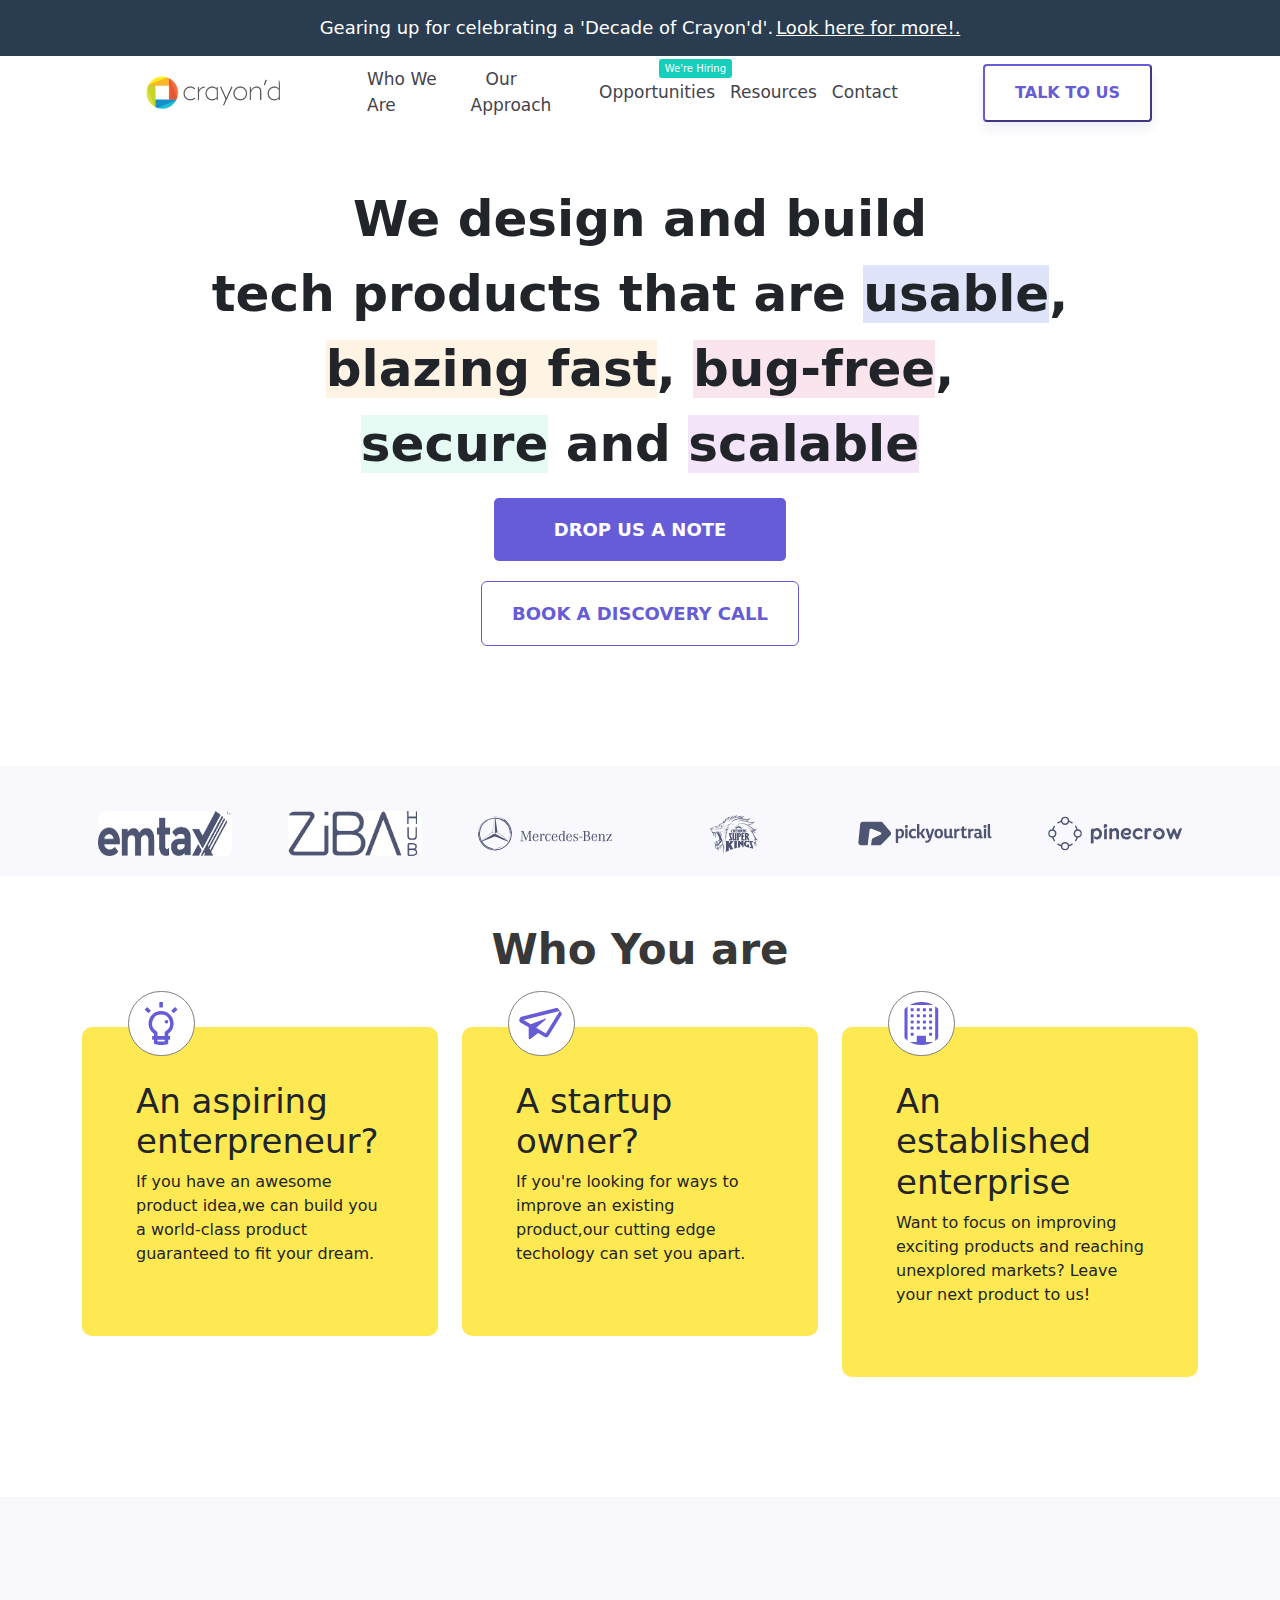
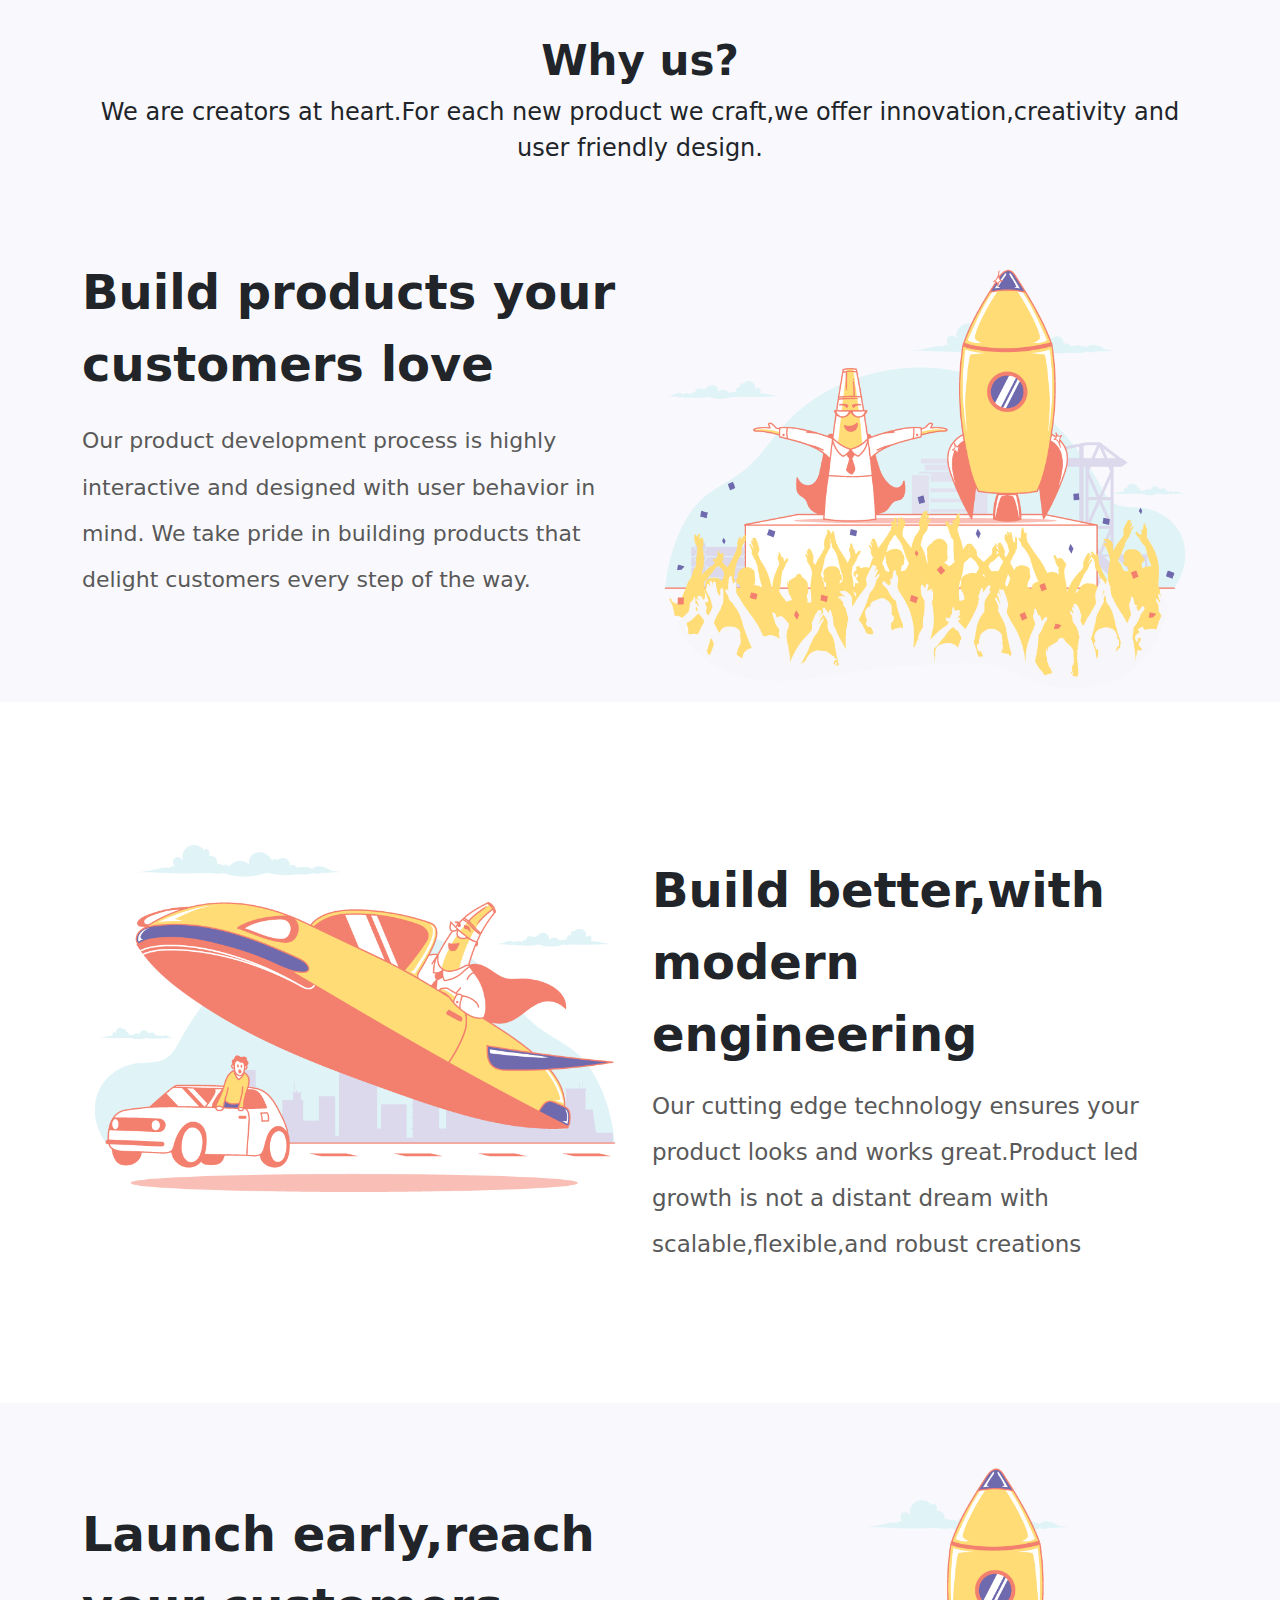
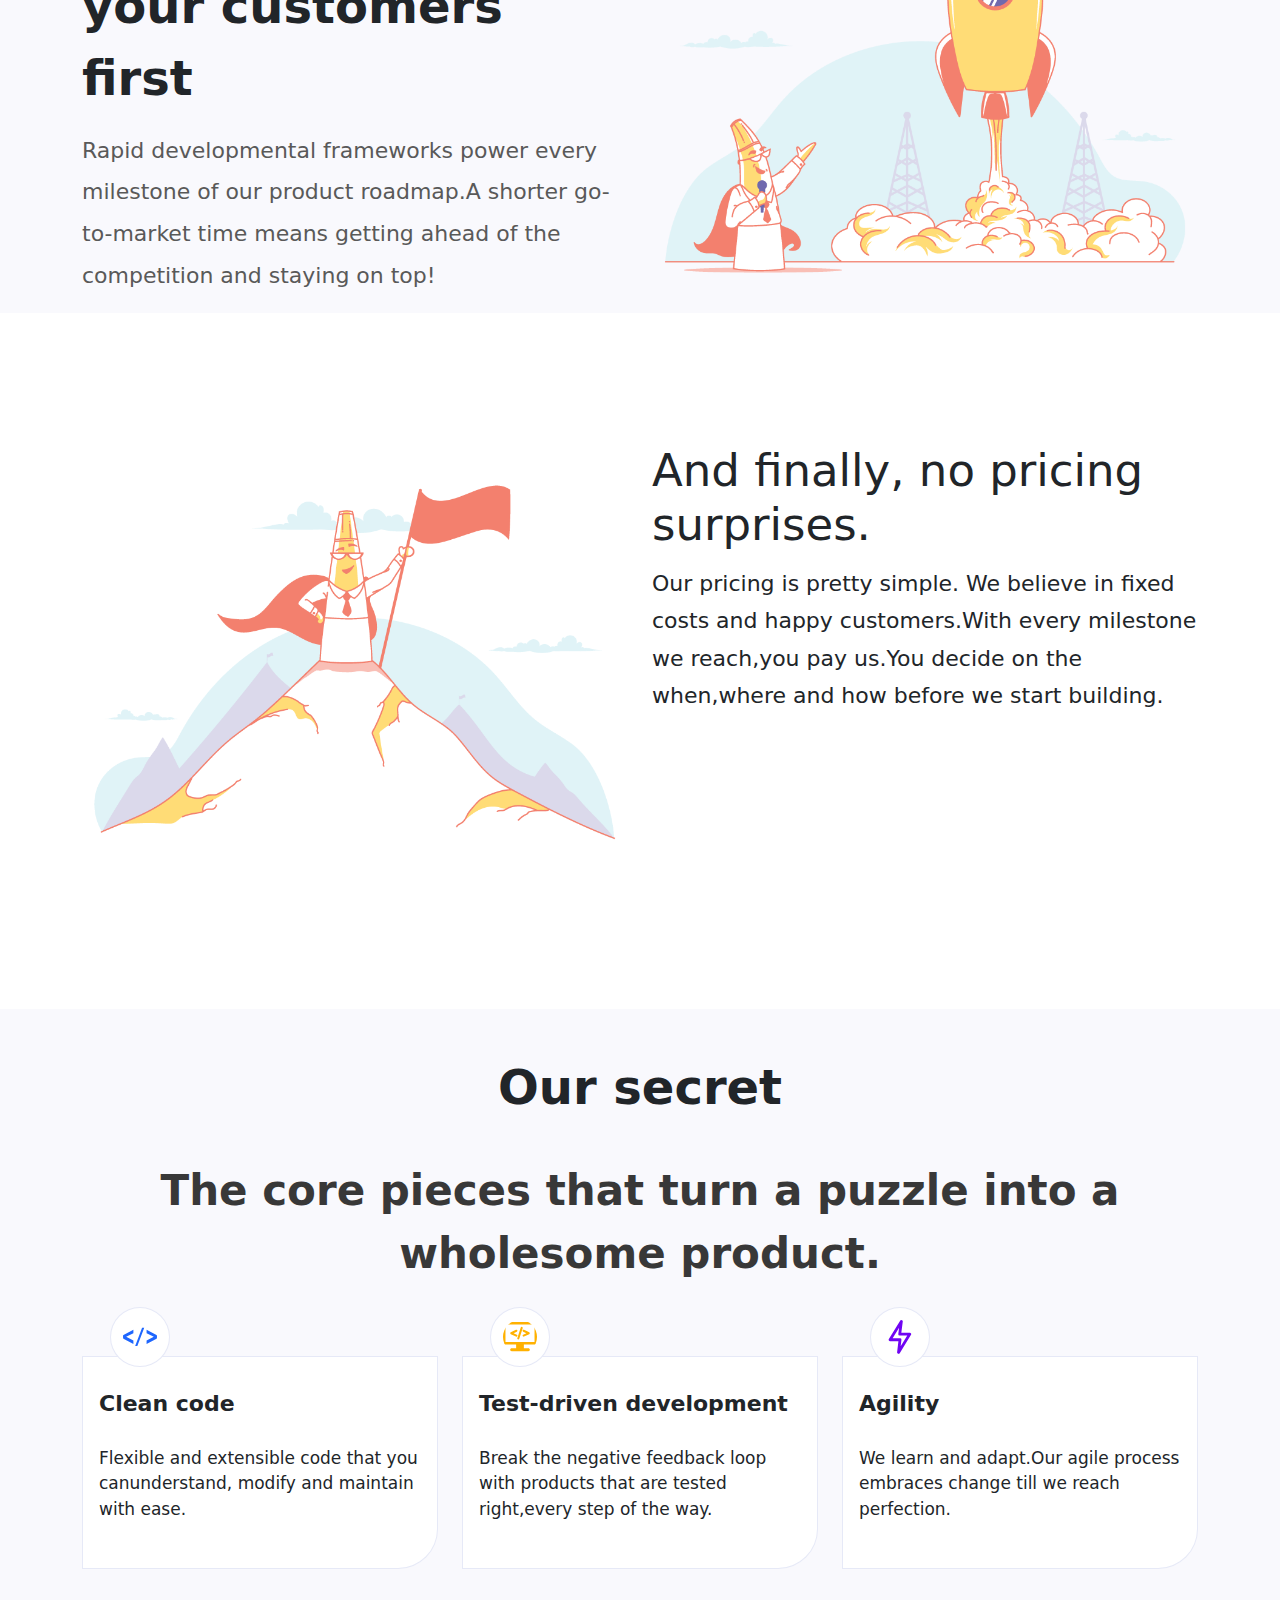
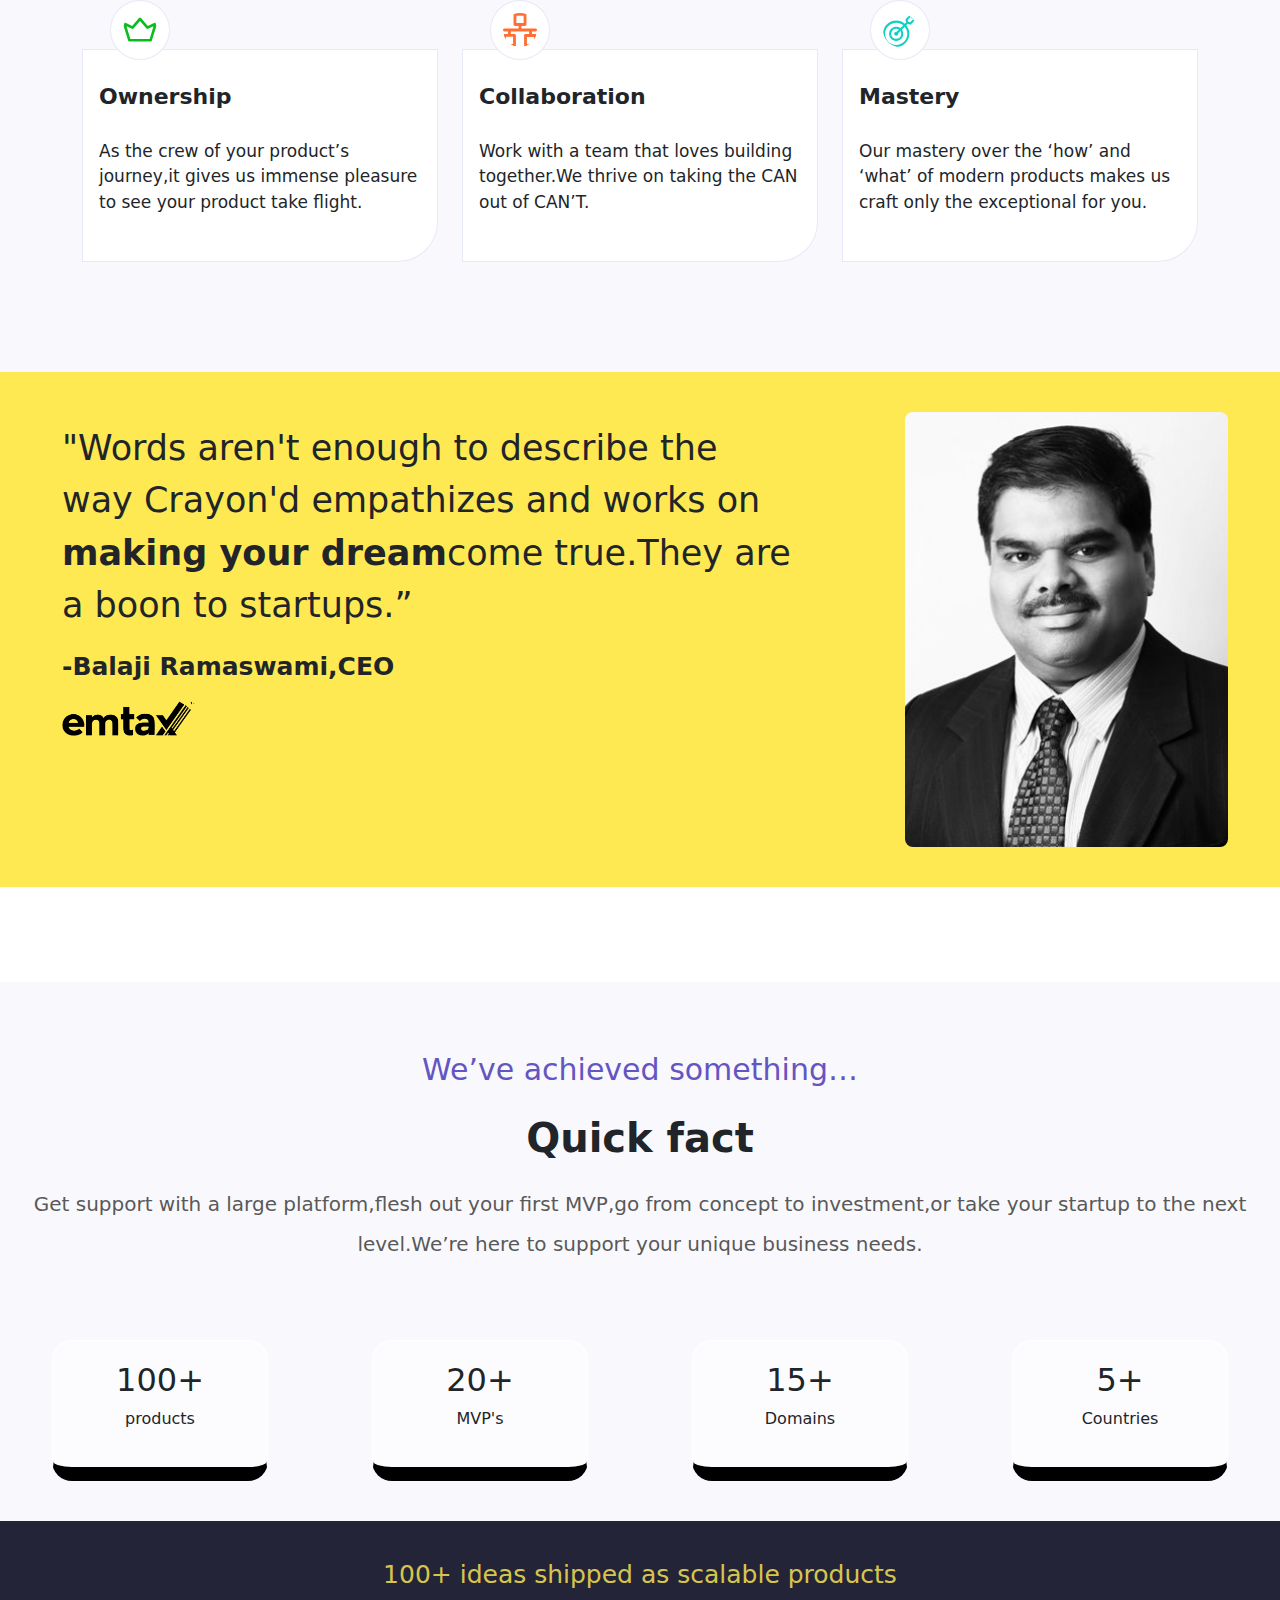
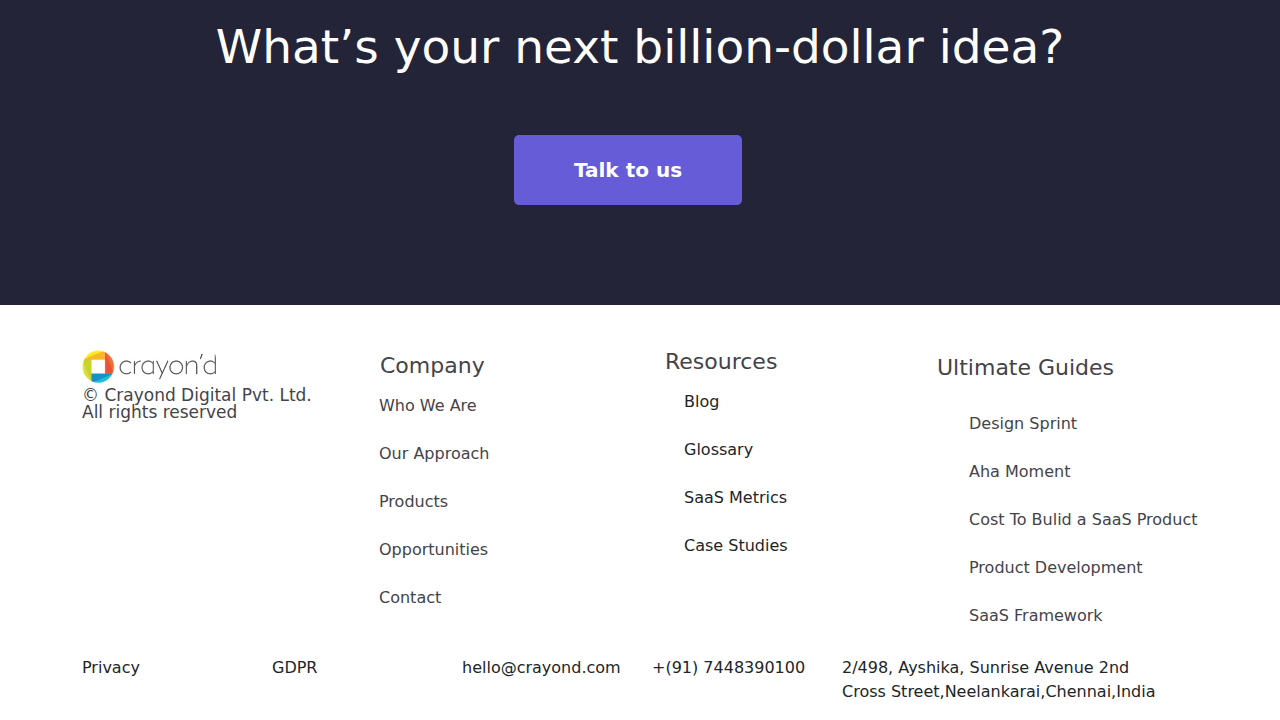
<file: index.html>
<!DOCTYPE html>
<html>

<head>
	<meta charset="utf-8">
	<meta name="viewport" content="width=device-width, initial-scale=1">
	<title>Crayon'd | Breathe Life Into Your
		Product idea crayond.com</title>
	<link rel="stylesheet" type="text/css" href="./css/style.css">
	<link href="https://cdn.jsdelivr.net/npm/bootstrap@5.2.3/dist/css/bootstrap.min.css" rel="stylesheet">
</head>

<body>
	<div class="container-fluid	top-head">
		<div class="row">
			<div class="col-sm-12 col-md-12 col-lg-12">
				<div class="heading">
					<h1>Gearing up for celebrating a 'Decade of Crayon'd'.<span class="look">Look here for more!.</span>
					</h1>
				</div>
			</div>
		</div>
	</div>
	<div class="container">
		<div class="row">
			<div class="col-sm-12 col-md-12 col-lg-3 logo">
				<div class="imageLogo">
					<img src="./img/crayond.jpg">
				</div>
			</div>
			<div class="col-sm-12 col-md-12 col-lg-6 links">
				<div class="pageLink">
					<div class="menu-item"><a href="#">Who We Are</div>
					<div class="menu-item"><a href="#">Our Approach</a></div>
					<div class="top-bottom">
						<div class="first"><a href="#">Opportunities</a></div>
						<div class="second"><a href="#">We're Hiring</a></div>
					</div>
					<div class="menu-item"><a href="#">Resources</a></div>
					<div class="menu-item"><a href="#">Contact</a></div>
				</div>
			</div>
			<div class="col-sm-12 col-md-12 col-lg-3">
				<div class="button-talk">
					<button class="talk-button">TALK TO US</button>
				</div>
			</div>
		</div>

		<div class="row">
			<div class="col-sm-12 col-md-12 col-lg-12">
				<div class="para-container">
					<p>
						We design and build<br>
						tech products that are <sapn class="usable">usable</sapn>,<br>
						<span class="blazingfast">blazing fast</span>, <span class="bugfree">bug-free</span>,<br>
						<span class="secure">secure</span> and <span class="scalable">scalable</span>
					</p>
				</div>
			</div>
		</div>
		<div class="row">
			<div class="col-sm-12 col-md-12 col-lg-12">
				<div class="button-container">
					<div class="note-button">
						<button>DROP US A NOTE</button>
					</div>
					<div class="book-button">
						<button>BOOK A DISCOVERY CALL</button>
					</div>
				</div>
			</div>
		</div>
	</div>
	<div class="container-fluid bg-color-grey">
		<div class="container">
			<div class="row">
				<div class="col-sm-12 col-md-4 col-lg-2">
					<div class="branding-list">
						<img src="./img/emtax.png" alt="emtax logo">
					</div>
				</div>
				<div class="col-sm-12 col-md-4 col-lg-2">
					<div class="branding-list">
						<img src="./img/ziba.png" alt="ziba logo">
					</div>
				</div>
				<div class="col-sm-12 col-md-4 col-lg-2">
					<div class="branding-list">
						<img src="./img/Benz.svg" alt="Benz logo">
					</div>
				</div>
				<div class="col-sm-12 col-md-4 col-lg-2">
					<div class="branding-list">
						<img class="lion" src="./img/csk_logo.svg" alt="csk logo">
					</div>
				</div>
				<div class="col-sm-12 col-md-4 col-lg-2">
					<div class="branding-list">
						<img src="./img/pyt-logo.svg" alt="pyt logo">
					</div>
				</div>
				<div class="col-sm-12 col-md-4 col-lg-2">
					<div class="branding-list">
						<img src="./img/Pinecrow.svg" alt="pinecrow logo">
					</div>
				</div>
			</div>
		</div>
	</div>
	<div class="container main">
		<div class="row">
			<div class="col-sm-12 col-md-12 col-lg-12">
				<div class="text">
					<p> Who You are</p>
				</div>
			</div>
		</div>
		<div class="row">
			<div class="col-sm-12 col-md-4 col-lg-4">
				<div class="aspiring">
					<div class="image">
						<img src="./img/light-bulb.svg">
					</div>
					<div class="card-p">
						<h2>An aspiring enterpreneur?</h2>
						<p>If you have an awesome product idea,we can build you a world-class product guaranteed to fit
							your dream.</p>
					</div>
				</div>
			</div>
			<div class="col-sm-12 col-md-4 col-lg-4">
				<div class="aspiring">
					<div class="image">
						<img src="./img/send-mail.svg">
					</div>
					<div class="card-p">
						<h2>A startup owner?</h2>
						<p>If you're looking for ways to improve an existing product,our cutting edge techology can set
							you apart.</p>
					</div>
				</div>
			</div>
			<div class="col-sm-12 col-md-4 col-lg-4">
				<div class="aspiring">
					<div class="image">
						<img src="./img/building-front.svg">
					</div>
					<div class="card-p">
						<h2>An established enterprise</h2>
						<p>Want to focus on improving exciting products and reaching unexplored markets? Leave your next
							product to us!</p>
					</div>
				</div>
			</div>
		</div>
	</div>
	<div class="container-fluid bg-color-grey">
		<div class="container build">
			<div class="row">
				<div class="col-sm-12 col-md-12 col-lg-12">
					<div class="card2">
						<h2>Why us?</h2>
						<div class="imagee">
							<p>We are creators at heart.For each new product we craft,we offer innovation,creativity and
								user friendly design.</p>
						</div>
					</div>
				</div>
			</div>
			<div class="row">
				<div class="col-sm12 col-md-6 col-lg-6">
					<div class="left-corner">

						<div class="build-product">
							<p>Build products your customers love</p>
						</div>
						<div class="content">
							<p>Our product development process is highly interactive and designed with user behavior in
								mind. We take pride in building
								products that delight customers every step of the way.
							</p>
						</div>
					</div>
				</div>
				<div class="col-sm-12 col-md-6 col-lg-6">
					<div class="rocket">
						<div class="right-corner">
							<div class="right-image1">
								<img src="./img/(A)-Products-Customer-Love.png">
							</div>
						</div>
					</div>
				</div>
			</div>
		</div>
	</div>

	<div class="container-fluid bg-color-white">
		<div class="container build">
			<div class="row">
				<div class="col-sm-12 col-md-6 col-lg-6">
					<div class="car-left">
						<div class="car-image">
							<img src="./img/(B)-Modern-Engineering.png">
						</div>
					</div>
				</div>
				<div class="col-sm-12 col-md-6 col-lg-6">
					<div class="right-content">
						<div class="car-heading">
							<p>Build better,with modern engineering</p>
						</div>
						<div class="car-para">
							<p>Our cutting edge technology ensures your product looks and works great.Product led growth
								is not a distant dream with scalable,flexible,and robust creations</p>
						</div>
					</div>
				</div>
			</div>
		</div>
	</div>

	<div class="container-fluid bg-color-grey">
		<div class="container built">
			<div class="row">
				<div class="col-sm-12 col-md-6 col-lg-6">
					<div class="left-border">

						<div class="lanch-heading">
							<p>Launch early,reach your customers first</p>
						</div>
						<div class="launch-para">
							<p>Rapid developmental frameworks power every milestone of our product roadmap.A shorter
								go-to-market time means getting ahead of the competition and staying on top!</p>
						</div>
					</div>
				</div>
				<div class="col-sm-12 col-md-6 col-lg-6">
					<div class="right-border">
						<div class="right-image">
							<img src="./img/(C)-Early-Launch.png">
						</div>
					</div>
				</div>
			</div>
		</div>
	</div>


	<div class="container-fluid bg-color-white">
		<div class="container builtt">
			<div class="row">
				<div class="col-sm-12 col-md-6 col-lg-6">
					<div class="stand-image">
						<img src="./img/(D)-Our-Pricing.png">
					</div>
				</div>
				<div class="col-sm-12 col-md-6 col-lg-6">
					<div class="right-column">
						<div class="column-heading">
							<h2>And finally, no pricing <br>surprises.</h2>
						</div>
						<div class="our-para">
							<p>Our pricing is pretty simple. We believe in fixed costs and happy customers.With every
								milestone we reach,you pay us.You decide on the when,where and how before we start
								building.</p>
						</div>
					</div>

				</div>
			</div>
		</div>
	</div>
	<div class="container-fluid bg-color-grey" style="padding-bottom:80px;">
		<div class="container">
			<div class="row">
				<div class="col-sm-12 col-md-12 col-lg-12">
					<div class="top-portion">
						<div class="our-secret">
							<h2>Our secret</h2>
						</div>
						<div class="text">
							<p>The core pieces that turn a puzzle into a wholesome product.</p>
						</div>
					</div>
				</div>
				<div class="col-sm-12 col-md-4 col-lg-4">
					<div class="clean-code">
						<div class="clean-code-image">
							<img src="./img/code.svg">
						</div>
						<div class="cleancode-heading">
							<p>Clean code</p>
						</div>
						<div class="clean-para">
							<p>Flexible and extensible code that you canunderstand, modify and maintain with ease.</p>
						</div>
					</div>
				</div>
				<div class="col-sm-12 col-md-4 col-lg-4">
					<div class="clean-code">
						<div class="clean-code-image">
							<img src="./img/programming.svg">
						</div>
						<div class="cleancode-heading">
							<p>Test-driven development</p>
						</div>
						<div class="clean-para">
							<p>Break the negative feedback loop with products that are tested right,every step of the
								way.</p>
						</div>
					</div>
				</div>
				<div class="col-sm-12 col-md-4 col-lg-4">
					<div class="clean-code">
						<div class="clean-code-image">
							<img src="./img/shape.svg">
						</div>
						<div class="cleancode-heading">
							<p>Agility</p>
						</div>
						<div class="clean-para">
							<p>We learn and adapt.Our agile process embraces change till we reach perfection.</p>
						</div>
					</div>
				</div>
				<div class="col-sm-12 col-md-4 col-lg-4">
					<div class="clean-code">
						<div class="clean-code-image">
							<img src="./img/crown-4.svg">
						</div>
						<div class="cleancode-heading">
							<p>Ownership</p>
						</div>
						<div class="clean-para">
							<p>As the crew of your product’s journey,it gives us immense pleasure to see your product
								take flight.</p>
						</div>
					</div>
				</div>
				<div class="col-sm-12 col-md-4 col-lg-4">
					<div class="clean-code">
						<div class="clean-code-image">
							<img src="./img/group_jon.svg">
						</div>
						<div class="cleancode-heading">
							<p>Collaboration</p>
						</div>
						<div class="clean-para">
							<p>Work with a team that loves building together.We thrive on taking the CAN out of CAN’T.
							</p>
						</div>
					</div>
				</div>
				<div class="col-sm-12 col-md-4 col-lg-4">
					<div class="clean-code">
						<div class="clean-code-image">
							<img src="./img/target.svg">
						</div>
						<div class="cleancode-heading">
							<p>Mastery</p>
						</div>
						<div class="clean-para">
							<p>Our mastery over the ‘how’ and ‘what’ of modern products makes us craft only the
								exceptional for you.</p>
						</div>
					</div>
				</div>
			</div>
		</div>

	</div>
	<div class="container-fluid ceo-main">
		<div class="row">
			<div class="col-sm-12 col-md-8 col-lg-8">
				<div class="ceo-parent">
					<div class="ceo-left">
						<p>"Words aren't enough to describe the way Crayon'd empathizes and works on <span>making your
								dream</span>come true.They are a boon to startups.”</p>
					</div>
					<div class="owner">
						<p>-Balaji Ramaswami,CEO</p>
					</div>
					<div class="emtax">
						<img src="./img/Emtax-Black.png">
					</div>
				</div>
			</div>
			<div class="col-sm-12 col-md-4 col-lg-4">
				<div class="ceo-image">
					<img src="./img/Testimonial image.jpg">
				</div>
			</div>
		</div>
	</div>
	<div class="container-fluid bg-color-grey">
		<div class="row">
			<div class="col-sm-12 col-md-12 col-lg-12">
				<div class="text-content">
					<div class="text-heading">
						<p><span>We’ve achieved something…</span></p>
					</div>
					<div class="quick-fact">
						<p>Quick fact</p>
					</div>
					<div class="get-para">
						<p>Get support with a large platform,flesh out your first MVP,go from concept to investment,or
							take your startup to the next level.We’re here to support your unique business needs.</p>
					</div>
				</div>
			</div>
			<div class="col-sm-12 col-md-6 col-lg-3">
				<div class="products">
					<h2>100+</h2>
					<p>products</p>
				</div>
			</div>
			<div class="col-sm-12 col-md-6 col-lg-3">
				<div class="mvp">
					<h2>20+</h2>
					<p>MVP's</p>
				</div>
			</div>
			<div class="col-sm-12 col-md-6 col-lg-3">
				<div class="domain">
					<h2>15+</h2>
					<p>Domains</p>
				</div>
			</div>
			<div class="col-sm-12 col-md-6 col-lg-3">
				<div class="countries">
					<h2>5+</h2>
					<p>Countries</p>
				</div>
			</div>
		</div>
	</div>
	<div class="container-fluid main-billion">
		<div class="row">
			<div class="col-sm-12 col-md-12 col-lg-12">
				<div class="text-row">
					<div class="idea-row">
						<p>100+ ideas shipped as scalable products</p>
					</div>
					<div class="whats-heading">
						<h2>What’s your next billion-dollar idea?</h2>
					</div>
				</div>
			</div>
			<div class="row">
				<div class="col-sm-12 col-md-12 col-lg-12">
					<div class="talk-mainbtn">
						<div class="talk-btn">
							<button><span>Talk to us</span>
							</button>
						</div>
					</div>
				</div>
			</div>
		</div>
	</div>
	<div class="container">
		<div class="row">
			<div class="col-sm-12 col-md-3 col-lg-3">
				<div class="columnone">
					<div class="img">
						<img src="./img/crayond.jpg">
					</div>
					<div class="cpy">
						<p>© Crayond Digital Pvt. Ltd.</p>
					</div>
					<div class="all">
						<p>All rights reserved</p>
					</div>
				</div>
			</div>
			<div class="col-sm-12 col-md-3 col-lg-3">
				<div class="company">
					<div class="company-heading">
						<p>Company</p>
					</div>
					<div class="company-list">
						<ul>
							<li>Who We Are</li>
							<li>Our Approach</li>
							<li>Products</li>
							<li>Opportunities</li>
							<li>Contact</li>
						</ul>
					</div>
				</div>
			</div>
			<div class="col-sm-12 col-md-3 col-lg-3">
				<div class="resource">
					<div class="resrc-heading">
						<p>Resources</p>
					</div>
					<div class="resource-list">
						<ul>
							<li>Blog</li>
							<li>Glossary</li>
							<li>SaaS Metrics</li>
							<li>Case Studies</li>
						</ul>
					</div>
				</div>
			</div>
			<div class="col-sm-12 col-md-3 col-lg-3">
				<div class="ultimate">
					<div class="ultimate-heading">
						<p>Ultimate Guides</p>
					</div>
					<div class="ultimate-list">
						<ul>
							<li>Design Sprint</li>
							<li>Aha Moment</li>
							<li>Cost To Bulid a SaaS Product</li>
							<li>Product Development</li>
							<li>SaaS Framework</li>
						</ul>
					</div>
				</div>
			</div>
		</div>
		<div class="row">
			<div class="col-sm-12 col-md-3 col-lg-2">
				<div class="privacy">
					<p>Privacy</p>
				</div>
			</div>
			<div class="col-sm-12 col-md-3 col-lg-2">
				<div class="GDPR">
					<p>GDPR</p>
				</div>
			</div>
			<div class="col-sm-12 col-md-3 col-lg-2">
				<div class="email">
					<p>hello@crayond.com</p>
				</div>
			</div>
			<div class="col-sm-12 col-md-3 col-lg-2">
				<div class="phno">
					<p>+(91) 7448390100</p>
				</div>
			</div>
			<div class="col-sm-12 col-md-3 col-lg-4">
				<div class="address">
					<p>2/498, Ayshika, Sunrise Avenue 2nd<br>Cross Street,Neelankarai,Chennai,India</p>
				</div>
			</div>
		</div>
	</div>







	<script src="https://cdn.jsdelivr.net/npm/bootstrap@5.2.3/dist/js/bootstrap.bundle.min.js">
	</script>

</body>

</html>
</file>
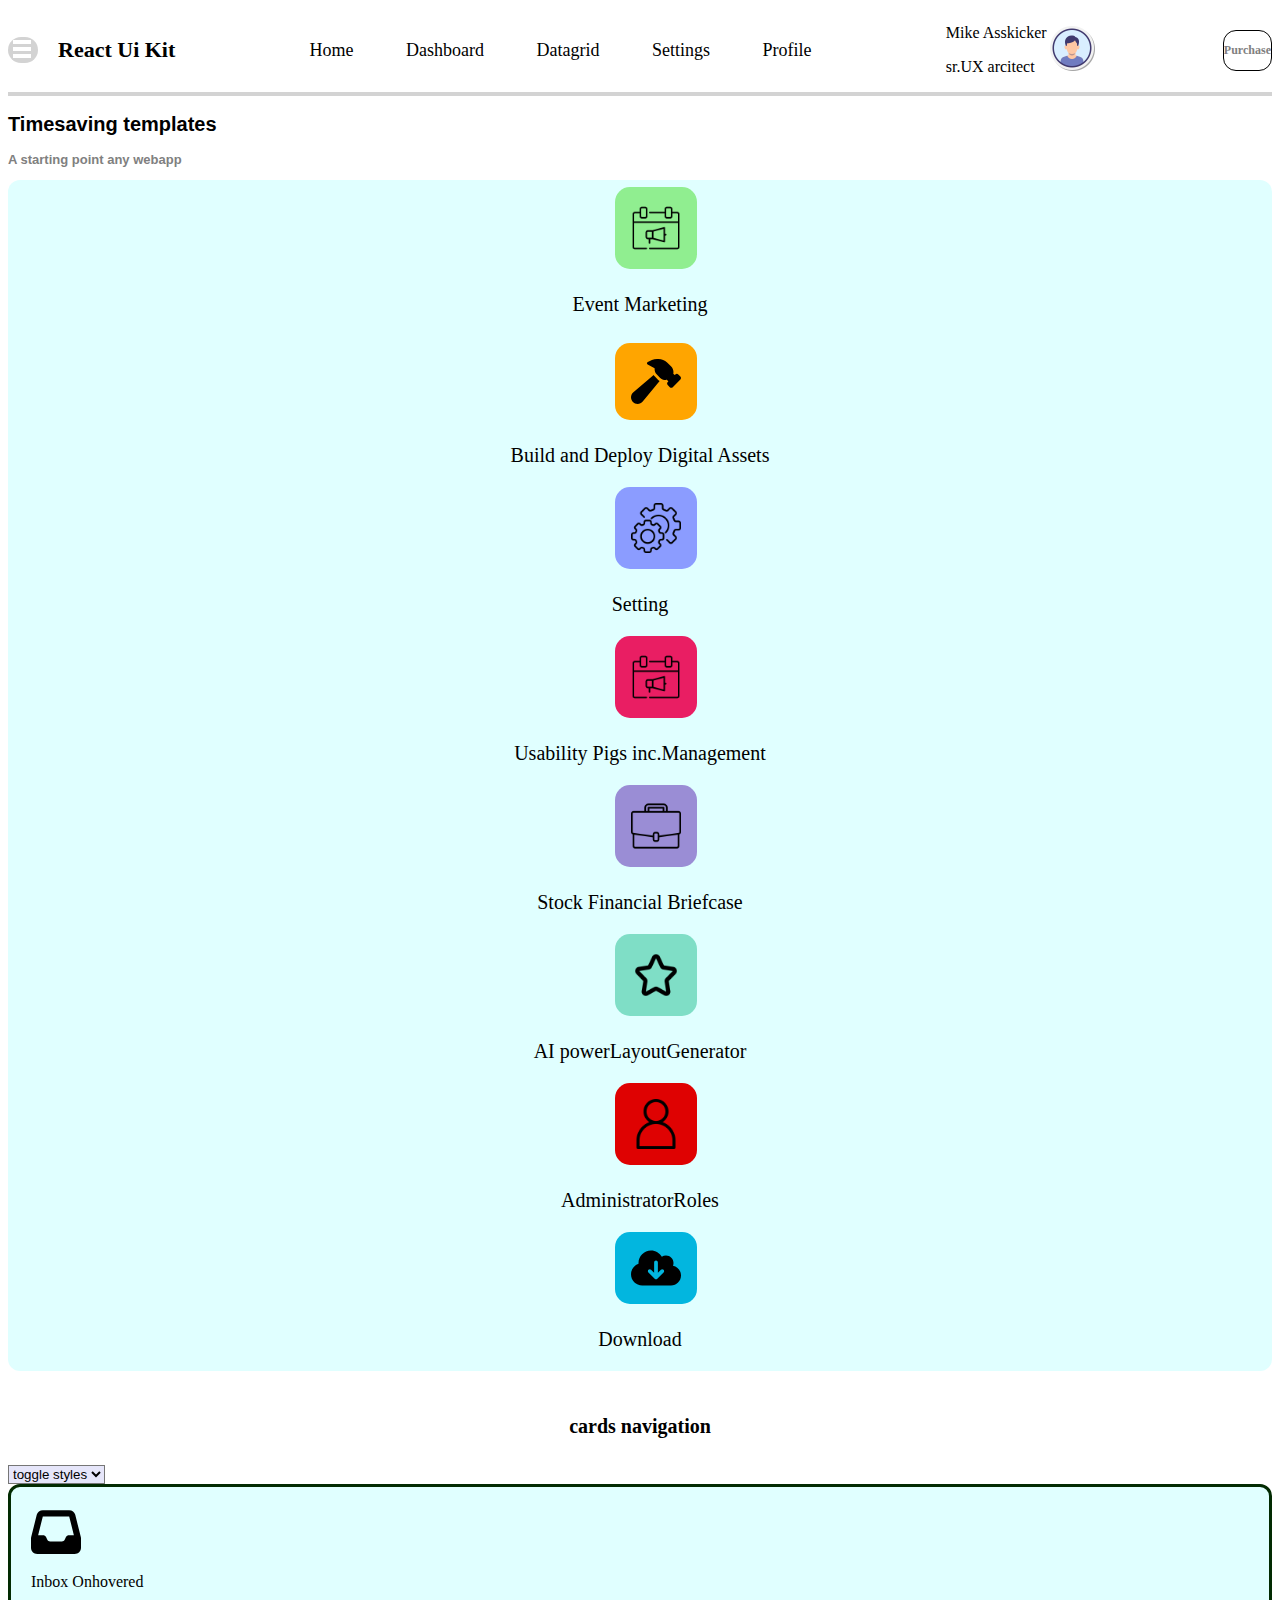
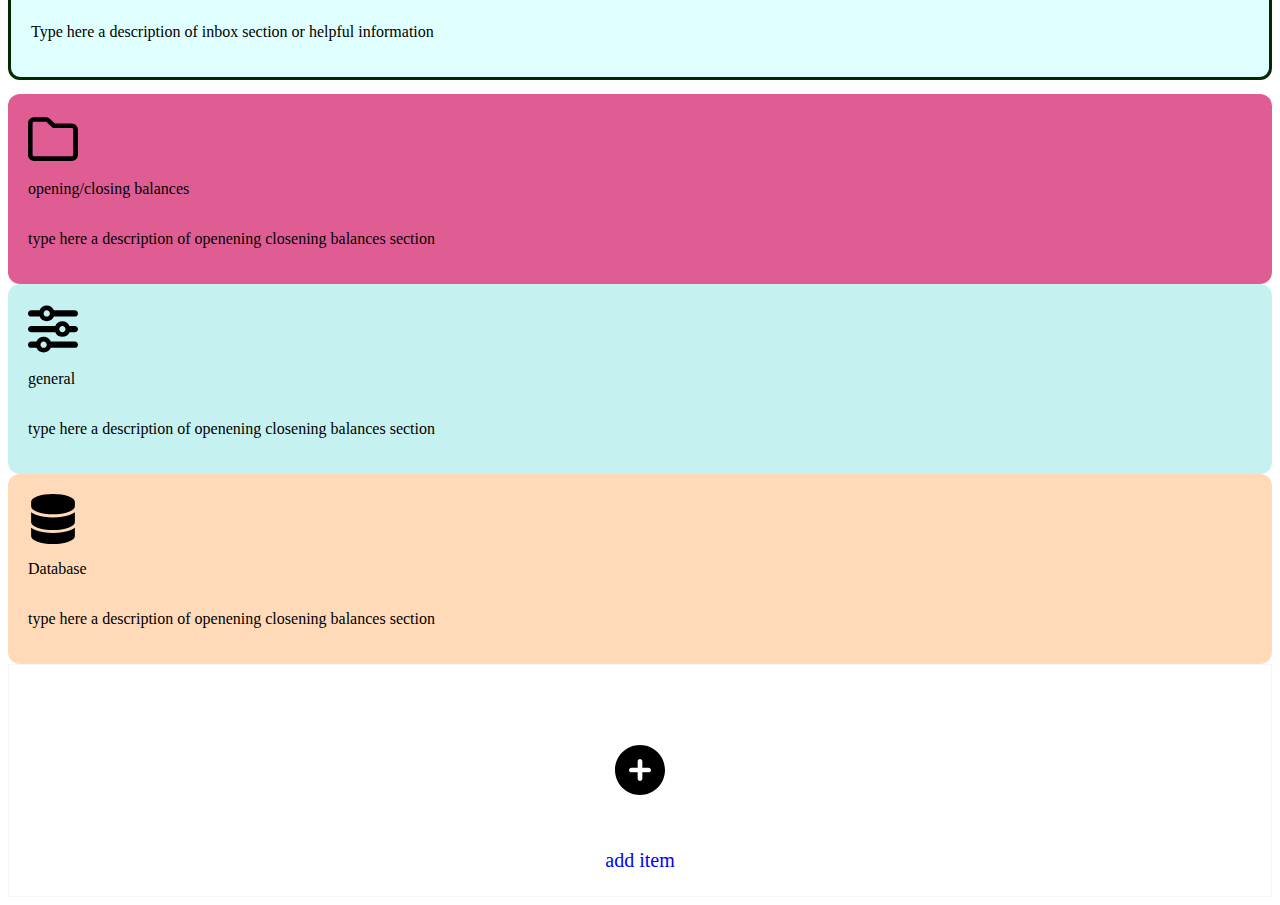
<file: project-b/html/index.html>
<!DOCTYPE html>
<html lang="en">
<head>
  <meta charset="UTF-8">
  <meta http-equiv="X-UA-Compatible" content="IE=edge">
  <meta name="viewport" content="width=device-width, initial-scale=1.0">
  <title>Document</title>
<link rel="stylesheet" href="../css/style.css">
<link href="https://cdn.jsdelivr.net/npm/bootstrap@5.3.0-alpha1/dist/css/bootstrap.min.css" rel="stylesheet" integrity="sha384-GLhlTQ8iRABdZLl6O3oVMWSktQOp6b7In1Zl3/Jr59b6EGGoI1aFkw7cmDA6j6gD" crossorigin="anonymous">
</head>
<body>
  <div class="container">
    <div class="row">
        <div class="col-sm-12 col-md-12 col-lg-12">
        <div class="header-section">
          <div class="col-2">
            <div class="reacts">
              <div class="arrow">
              <div class="line1"></div>
              <div class="line2"></div>
              <div class="line3"></div>
          </div>
              <div class="react">
                  <p>React Ui Kit</p>
               </div>
             </div>
          </div>
            <div class="col-6">
              <div class="menu">
                <a href="#">Home</a>
                <a href="#">Dashboard</a>
                <a href="#">Datagrid</a>
                <a href="#">Settings</a>
                <a href="#">Profile</a>
               </div>
            </div>
          <div class="col-2">
            <div class="myacc">
              <div class="Profile">
                  <p>Mike Asskicker</p>
                  <p id="st">sr.UX arcitect</p>
                 </div>
              <div class="image">
                  <img src="../image/male.png" alt="">
                </div>
            </div>
             
            
            </div>
           <div class="col-2">
            <div class="button">
              <p>Purchase</p>
            </div>
           </div>
        </div>
        </div>
    </div>
</div>
<div class="line"></div>
<div class="container">
  <div class="row">
      <div class="left">
        <div class="sidebar">
            <div class="search">
                <input type="text" placeholder="Search dense input">
            </div>
            <div class="searchbar">
                <img src="../image/magnifying-glass-solid.svg" alt="">
               </div>
          </div>
         <div class="menu-content">
          <div class="getting">
            <select>
               <option id="opt"><a href="#">Getting Started</a></option>
             <option id="opt"><a href="#">Introduction</a></option>
              <option id="opt"><a href="#">Installation</a></option>
              <option id="opt"><a href="#">Principles</a></option>
               <option id="opt"><a href="#">Colors</a></option>
                <option id="opt"><a href="#">Icons</a></option>
           </select>
          
         </div>
         <div class="webapp">
             <select>
             <option id="opt" value="#">Webapp demo</option>
               <option id="opt" value="#">Home</option>
               <option id="opt" value="#">Style 1</option>
                <option id="opt" value="#">Style 2</option>
               <option id="opt"value="#">Style 3</option>
              </select>
         </div>
         </div>
       </div>
    </div>
</div>
<div class="container sector">
  <div class="row section">
      <div class="center-content">
        <div class="heading">
          <h2>Timesaving templates</h2>
          <p>A starting point any webapp</p>
        </div>
        
          <div class="main">
            
                <div class="menu-list">
           
                  <div class="row">
                  <div class="col-sm-12 col-md-6 col-lg-3">
                   <div class="div-item-green">
                     <div class="image">
                       <img id="greenimg" src="../image/event.png" alt="">
                       </div>
                       <div class="para">
                         <p>Event Marketing</p>
                       </div>
                   </div>
                  </div>
                
                   
                    <div class="col-sm-12 col-md-6 col-lg-3">
                     <div class="div-item-orange">
                       <div class="image">
                         <img id="orangimg" src="../image/hammer-solid.svg" alt="">
                         </div>
                         <div class="para">
                           <p>Build and Deploy Digital Assets</p>
                         </div>
                      </div>
                    </div>
                 
                  <div class="col-sm-12 col-md-6 col-lg-3">
                   <div class="div-item-blue">
                     <div class="image">
                       <img id="blueimg" src="../image/settings.png" alt="">
                         </div>
                         <div class="para">
                           <p>Setting</p>
                         </div>
                   </div>
                  </div>
               
                  <div class="col-sm-12 col-md-6 col-lg-3">
                   <div class="div-item-pink">
                     <div class="image">
                       <img id="pinkimg" src="../image/event.png" alt="">
                     </div>
                      <div class="para">
                        <p>Usability Pigs inc.Management</p>
                       </div>
                   </div>
                  </div>
                </div>
            
            </div>
             
             
                <div class="items">
                  <div class="row">
                  <div class="col-sm-12 col-md-6 col-lg-3">
                    <div class="div-item-dblue">
                      <div class="image">
                        <img id="dblueimg" src="../image/suitcase.png" alt="">
                      </div>
                       <div class="para">
                         <p>Stock Financial Briefcase</p>
                        </div>
                    </div>
                   </div>
                  
                    <div class="col-sm-12 col-md-6 col-lg-3">
                      <div class="div-item-dgreen">
                        <div class="image">
                          <img id="dgreenimg" src="../image/rating.png" alt="">
                        </div>
                         <div class="para">
                           <p>AI powerLayoutGenerator</p>
                          </div>
                      </div>
                    </div>
                 
                  <div class="col-sm-12 col-md-6 col-lg-3">
                    <div class="div-item-dred">
                      <div class="image">
                        <img id="redimg" src="../image/user.png" alt="">
                      </div>
                       <div class="para">
                         <p>AdministratorRoles</p>
                        </div>
                    </div>
                  </div>
                    
               <div class="col-sm-12 col-md-6 col-lg-3">
                <div class="div-item-lightb">
                  <div class="image">
                    <img id="lightbimg" src="../image/cloud-arrow-down-solid.svg" alt="">
                   </div>
                       <div class="para">
                         <p>Download</p>
                        </div>
                </div>
               </div>
                 </div>
              
             </div>
             
          </div>
        </div>
         </div>
        </div>
      </div>

 <div class="container two">
<div class="row">
  <div class="col-sm-12 col-md-6 col-lg-6">
    <div class="nav-top">
      <div class="nav-head">
        <p>cards navigation</p>
        </div>
      </div>
    </div>
<div class="col-sm-12 col-md-6 col-lg-6">
  <div class="nav-btn">
    <select id="sct-btn">
       <option><p>toggle styles</p></option> 
       <option></option> 
    </select>
   </div>

</div>
        
    <div class="nav-items">
      <div class="row">
        <div class="col-sm-12 col-md-6 col-lg-4">
          <div class="inbox">
            <div class="inbox-img">
          <img src="../image/inbox-solid.svg" alt="">
            </div>
            <div class="inbox-heading">
              <p>Inbox Onhovered</p>
            </div>
            <div class="inbox-content">
              <p>Type here a description of inbox section or helpful information</p>
            </div>
          </div>
        </div>
       <div class="col-sm-12 col-md-6 col-lg-4">
        <div class="opening">
          <div class="open-image">
          <img src="../image/folder-regular.svg" alt="">
          </div>
          <div class="open-heading">
      <p>opening/closing balances</p>
          </div>
      <div class="open-content">
        <p>type here a description of openening closening balances section</p>
      </div>
        </div>
       </div>
        <div class="col-sm-12 col-md-6 col-lg-4">
          <div class="general">
            <div class="gen-image">
              <img src="../image/sliders-solid.svg" alt="">
            </div>
            <div class="gen-heading">
              <p>general</p>
            </div>
            <div class="gen-content">
              <p>type here a description of openening closening balances section</p>
            </div>
          </div>
        </div>
        <div class="col-sm-12 col-md-6 col-lg-4">
         <div class="database">
          <div class="database-image">
          <img src="../image/database-solid.svg" alt="">
          </div>
          <div class="database-heading">
           <p>Database</p>
          </div>
          <div class="database-content">
            <p>type here a description of openening closening balances section</p>
          </div>
           </div>
        
        </div>
        <div class="col-sm-12 col-md-6 col-lg-4">
         <div class="add-item">
         <div class="additem-image">
          <img src="../image/circle-plus-solid.svg" alt="">
         </div>
          <div class="add-item-para">
           <p>add item</p>
          </div>
          </div>
        </div>
      </div>
      
    </div>
  
</div>


</div>
<script src="../javascript/java.js">

</script>
</body>
</html>
</file>
<file: css/style.css>
body {
  margin: 0px;
  padding: 0px;
}

.top-head {
  padding: 0 !important;
}

.heading h1 {
  background-color: #2a3c50;
  color: white;
  text-align: center;
  font-size: 18px;
  padding: 17px 0px;
  font-weight: 500;
  margin-top: 0;
}

.look {
  margin-left: 3px;
  text-decoration: underline;
}

.look:hover {
  color: #0056b3;
  text-decoration: none;
}

/* .second-layer div span {
  display: flex;
  position: relative;
  font-size: 10px;
  padding: 1px 1px;
  right: -20px;
  top: 0px;
  width: 69px;
  height: 19px;
  border-radius: 3px;
  background-color: #16cebc;
  line-height: 1.1;
  color: white;
} */

.second-layer {
  display: flex;
  justify-content: space-around;
  align-items: center;
}

.logo {
  display: flex;
  align-items: center;
  justify-content: center;
}

.links {
  display: flex;
  align-items: center;
  justify-content: center;
}

.imageLogo {
  width: 134px;
  height: 33px;
}

.pageLink {
  display: flex;
  align-items: center;
}

.pageLink div a {
  margin-right: 15px;
  color: #43434b;
  font-size: 17px;
  text-decoration: none;
}

.top-bottom {
  position: relative;
}

.second a {
  position: absolute;
  top: -21px;
  right: -17px;
  background-color: #16cebc;
  font-size: 10px !important;
  padding: 4px 6px;
  border-radius: 3px;
  line-height: 1.1;
  color: #fff !important;
}

.para-container p {
  font-size: 50px;
  text-align: center;
  font-weight: 900;
  line-height: 75px;
  margin-top: 60px;
}

.usable {
  background-color: #e0e4fa;
}

.blazingfast {
  background-color: #fff3e4;
}

.bugfree {
  background-color: #fae5ef;
}

.secure {
  background-color: #e5fbf3;
}

.scalable {
  background-color: #f5e5fb;
}

img {
  left: 10px;
  vertical-align: middle;
  border-style: none;
  border-radius: 8px;
  background: transparent;
  width: 134px;
  height: 100%;
}

.talk-button {
  box-shadow: 0 7px 12px 0 rgb(16 31 108 / 7%);
  font-size: 16px;
  border-color: #665cd7;
  color: #665cd7;
  border-radius: 4px;
  background-color: #ffffff;
  padding: 15px 30px;
  font-weight: 600;
}

.button-container {
  text-align: center;
}

.note-button button {
  cursor: pointer;
  padding: 18px 60px;
  background-color: #665cd7;
  font-size: 18px;
  color: white;
  border: none;
  font-weight: 700;
  border-radius: 5px;
  position: relative;
  bottom: 0px;
  margin-bottom: 20px;
}

.book-button button {
  cursor: pointer;
  padding: 18px 30px;
  font-size: 18px;
  font-weight: 700;
  position: relative;
  bottom: 0px;
  background-color: white;
  border: 1px solid #665cd7;
  border-radius: 6px;
  color: #665cd7;
}

.bg-color-grey {
  margin-top: 120px;
  background-color: rgba(51, 74, 192, 0.03);
  padding-top: 45px;
}

.branding-list {
  text-align: center;
}

.branding-list img {
  margin-bottom: 20px;
  height: 45px;
}

.lion {
  height: 65px;
}

.who-text {
  text-align: center;
}

.who-text p {
  font-size: 50px;
  font-weight: 600;
  margin-top: 65px;
  margin-bottom: 15px;
}

.who-text img {
  width: 245px;
}

.bulb-section {
  margin-top: 65px;
  margin-bottom: 100px;
}

.bulb-section {
  width: 100%;
  position: relative;
}

.color-card {
  background-color: #ffe953;
  border-radius: 8px;
  padding: 60px 40px;
}

.custom-image {
  text-align: center;
  position: absolute;
  top: -47px;
  left: 37px;
  width: 90px;
  line-height: 90px;
  height: 90px;
  border: 1px solid grey;
  border-radius: 50%;
  background-color: #ffffff;
}

.custom-image img {
  width: 100%;
  height: 100%;
  padding: 20px;
}

/* .bulb-section {
  position: absolute;
}

.card-section {
  position: relative;
} */

.color-card h2 {
  font-size: 40px;
  margin: 0px 0px 20px 0px;
}

.color-card p {
  height: 115px;
  font-size: 20px;
  margin: 2px 0;
}

.why p {
  text-align: center;
  font-size: 50px;
  font-weight: 600;
  margin-bottom: 15px;
}

.line-image img {
  width: 445px;
  height: 2px;
  padding: 0px 15px;
}

.bg-color-white {
  background-color: white;
}

.why-container {
  text-align: center;
  padding-top: 40px;
}

.paragraph p {
  text-align: center;
  color: #383838;
  font-size: 30px;
  line-height: 1.5;
}

.product-container {
  background-color: rgba(51, 74, 192, 0.03);
}

.middle-container {
  margin-top: 55px;
  width: 100%;
  display: flex;
  justify-content: space-evenly;
}

.right-image1 img {
  width: 100%;
}

.monitor img {
  position: absolute;
  width: 37px;
  height: 37px;
  margin: 5px 2.5px;
}

.main-monitor img {
  border-radius: 50%;
  background-color: #e0e4fa;
  display: flex;
  position: relative;
  padding: 14px;
}

.build-product {
  color: #212529;
  font-size: 48px;
  font-weight: 700;
}

.build-product p {
  margin-bottom: 18px;
}

.line img {
  width: 445px;
  height: 2px;
  padding: 0px 15px;
}

.content p {
  align-items: center;
  justify-content: center;
  line-height: 2.1;
  color: #595959;
  font-weight: 400;
  font-size: 22px;
}

.car-container {
  padding: 150px;
}

.setting-image {
  background-color: #fff3e4;
  border-radius: 50px;
  width: 74px;
  height: 74px;
  padding: 6px;
}

.setting-image img {
  width: 37px;
  height: 32px;
  margin: 5px 2.5px;
  background-color: #fff3e4;
  padding: 14px;
}

.right-content {
  margin-top: 58px;
}

.car-image img {
  width: 100%;
}

.car-heading {
  color: #212529;
  font-size: 48px;
  font-weight: 700;
}

.car-heading p {
  margin-bottom: 13px;
}

.car-para {
  font-size: 23px;
  line-height: 2;
  color: #595959;
  font-weight: 400;
}

.car-para p {
  margin-top: 0;
}

.startup-image img {
  width: 37px;
  height: 37px;
  padding-bottom: 50px;
}

.lanch-heading p {
  color: #212529;
  font-size: 48px;
  font-weight: 700;
  margin-top: 50px;
}

.launch-para {
  font-size: 22px;
  line-height: 1.9;
  color: #595959;
}

.launch {
  background-color: rgba(51, 74, 192, 0.03);
  width: 100%;
  display: flex;
  justify-content: space-evenly;
}

.right-border {
  display: block;
}

.right-image img {
  width: 100%;
}

.main-launch {
  display: flex;
  width: 100%;
  justify-content: space-evenly;
  margin-top: 100px;
}

.stand-image img {
  width: 100%;
}

.star-image img {
  width: 37px;
  height: 37px;
  background-color: #e5fbf3;
  padding: 20px;
  border-radius: 50%;
  line-height: 37;
}

.column-heading h2 {
  font-size: 45px;
  margin-bottom: 13px;
}

.our-para p {
  font-size: 22px;
  line-height: 1.7;
}

.our-main {
  background-color: #f9f9fd;
  padding-bottom: 2.5%;
}

.top-portion {
  text-align: center;
  padding: 5px;
}

.our-card {
  padding: 80px 115px;
}

.our-secret h2 {
  font-size: 48px;
  font-weight: 700;
}

.line-image {
  height: 2px;
  margin-bottom: 40px;
}

.text p {
  color: #383838;
  font-size: 42px;
  font-weight: 600;
}

.card-section {
  display: flex;
  justify-content: center;
  width: 100%;
}

.ceo-main {
  background-color: #ffe953;
  display: flex;
  justify-content: center;
  width: 100%;
  margin-bottom: -25px;
}

.ceo-parent {
  padding: 100px;
}

.ceo-left p {
  font-size: 45px;
  font: #212529;
}

.ceo-left p span {
  font-weight: 700;
}

.owner p {
  font: #212529;
  font-size: 25px;
  font-weight: 600;
}

.emtax img {
  margin: 0px;
}

.ceo-image {
  width: 100%;
  padding: 70px;
}

.ceo-image img {
  width: 100%;
}

.we-ve-main {
  background-color: whitesmoke;
  margin-top: 25px;
  text-align: center;
  padding: 50px;
}

.text-heading span {
  font-size: 30px;
  color: #6455c2;
}

.text-content {
  padding: 20px;
  text-align: center;
}

.quick-fact p {
  font-size: 40px;
  font-weight: 600;
}

.blue-line {
  width: 75px;
  margin: 25px;
  color: #6455c2;
  border: 1px solid;
  margin-left: 580px;
}

.get-para p {
  font-size: 20px;
  color: #595959;
  line-height: 40px;
}

.details {
  display: flex;
  justify-content: space-evenly;
}

.products {
  border: 1px solid white;
  border-radius: 20px;
  background-color: #fdfdfdab;
  padding: 0px 37px;
  border-bottom-color: black;
  border-bottom-width: 14px;
  margin: 60px 65px 85px 82px;
  padding: 20px;
  text-align: center;
}

.mvp {
  border: 1px solid white;
  border-radius: 20px;
  background-color: #fdfdfdab;
  padding: 0px 37px;
  border-bottom-color: black;
  border-bottom-width: 14px;
  margin: 60px 65px 85px 82px;
  padding: 20px;
  text-align: center;
}

.domain {
  border: 1px solid white;
  border-radius: 20px;
  background-color: #fdfdfdab;
  padding: 0px 37px;
  border-bottom-color: black;
  border-bottom-width: 14px;
  margin: 60px 65px 85px 82px;
  padding: 20px;
  text-align: center;
}

.countries {
  border: 1px solid white;
  border-radius: 20px;
  background-color: #fdfdfdab;
  padding: 0px 37px;
  border-bottom-color: black;
  border-bottom-width: 14px;
  margin: 60px 65px 85px 82px;
  padding: 20px;
  text-align: center;
}

.main-billion {
  background-color: #242438;
  padding-bottom: 100px;
}

.idea-row p {
  color: #ffe953d6;
  text-align: center;
  font-size: 25px;
  padding-top: 35px;
}

.whats-heading h2 {
  color: white;
  font-size: 47px;
  text-align: center;
  margin-top: 25px;
  margin-bottom: 60px;
}

.talk-mainbtn {
  text-align: center;
}

.talk-btn button {
  background-color: #665cd7;
  border: none;
  padding: 20px 60px;
  border-radius: 5px;
  cursor: pointer;
}

.talk-btn span {
  color: white;
  font-size: 20px;
  font-weight: 600;
}

.footer {
  display: flex;
  justify-content: space-evenly;
}

.columnone {
  margin-top: 45px;
}

.cpy p {
  color: #43434b;
  font-size: 17px;
  margin-bottom: -8px;
}

.all {
  color: #43434b;
  font-size: 17px;
}

.company {
  margin-top: 46px;
  cursor: pointer;
}

.company-heading {
  margin-top: -2px;
}

.company-heading p {
  font-size: 22px;
  color: #43434b;
  cursor: pointer;
  margin: 0px 13px;
}

.company-list {
  margin: 0px -20px;
  line-height: 3;
  color: #43434b;
}

.company-list ul {
  list-style: none;
}

.resource {
  margin-top: 40px;
  cursor: pointer;
}

.resrc-heading p {
  font-size: 22px;
  color: #43434b;
  cursor: pointer;
  margin: 0px 13px;
}

/* .resource-list {
  margin: 0px -24px;
} */

.resource-list ul {
  list-style: none;
  line-height: 3;
}

.ultimate {
  margin-top: 46px;
  cursor: pointer;
}

.ultimate-heading p {
  font-size: 22px;
  color: #43434b;
}

.ultimate-list ul {
  color: #43434b;
  list-style: none;
  line-height: 3;
}

.footer {
  border-top: 1px solid grey;
}

.clean-code {
  position: relative;
  margin-top: 50px;
  background-color: white;
  border: 1px solid rgba(51, 74, 192, 0.12);
  border-radius: 0px 0px 40px 0px;
  padding: 30px 14px 30px 16px;
}
.clean-code-image img {
  position: absolute;
  border: 1px solid rgba(51, 74, 192, 0.12);
  width: 60px;
  height: 60px;
  border-radius: 34px;
  padding: 12px;
  background-color: white;
  top: -50px;
  left: 27px;
}

.cleancode-heading p {
  font-size: 22px;
}
.clean-para p {
  margin-top: 26px;
  font-size: 17px;
  height: 76px;
}
.card {
  background-color: #ffe953;
}
.text {
  text-align: center;
  margin-top: 42px;
}
.aspiring {
  background-color: #ffe953;
  position: relative;
  padding: 54px;
  border-radius: 10px;
}
.image img {
  position: absolute;
  width: 67px;
  height: 65px;
  border: 1px solid grey;
  border-radius: 40px;
  padding: 10px;
  background-color: white;
  top: -36px;
  left: 46px;
}
.card2 {
  text-align: center;
}
.card2 h2 {
  font-size: 42px;
  font-weight: 700;
}
.imagee p {
  font-size: 24px;
  margin-bottom: 90px;
}
.build {
  padding-top: 94px;
}
.built {
  padding-top: 0px;
}
.builtt {
  padding-top: 131px;
}

@media only screen and (max-width: 767px) {
  .bg-color-grey {
    margin-top: 54px;
  }
  .aspiring {
    margin-top: 50px;
  }
  .imagee p {
    font-size: 20px;
  }
  .card2 h2 {
    font-size: 33px;
    font-weight: 600;
  }
  .card2 {
    margin-top: -100px;
  }
  .build-product {
    font-size: 29px;
  }
  .content p {
    font-size: 20px;
  }
  .left-corner {
    text-align: center;
  }
  .car-heading {
    font-size: 29px;
  }
  .car-para {
    font-size: 20px;
  }
  .right-content {
    text-align: center;
  }
  .left-border {
    text-align: center;
  }
  .lanch-heading p {
    font-size: 29px;
  }
  .launch-para {
    font-size: 20px;
  }
  .right-column {
    text-align: center;
  }
  .column-heading h2 {
    font-size: 29px;
  }
  .our-para p {
    font-size: 20px;
  }
  .our-secret h2 {
    font-size: 42px;
  }
  .text p {
    font-size: 24px;
    font-weight: 600;
  }
  .clean-code {
    margin-bottom: 20px;
  }
  .cleancode-heading p {
    font-weight: 700;
    font-size: 30px;
  }
  .clean-code-image img {
    width: 80px;
    height: 80px;
    border-radius: 50px;
    padding: 16px;
  }
  .clean-para p {
    font-size: 20px;
    height: 100px;
  }
  .ceo-left p {
    font-size: 29px;
  }
  .owner p {
    font-size: 18px;
  }
  .products {
    margin: 60px 65px -32px 82px;
  }
  .products h2 {
    font-size: 40px;
  }
  .build-product p {
    font-size: 27px;
  }
  .mvp {
    margin: 60px 65px -32px 82px;
  }
  .mvp h2 {
    font-size: 40px;
  }
  .mvp p {
    font-size: 20px;
    font-weight: 600;
  }
  .domain {
    margin: 60px 65px -32px 82px;
  }
  .domain h2 {
    font-size: 40px;
    font-weight: 600;
  }
  .domain p {
    font-size: 20px;
    font-weight: 600;
  }
  .countries {
    margin: 60px 65px 59px 82px;
  }
  .countries h2 {
    font-size: 40px;
  }
  .countries p {
    font-size: 20px;
    font-weight: 600;
  }
  .resource-list {
    margin: 0px -20px;
  }
  .ultimate-list {
    margin: 0px -20px;
  }
  .company-heading p {
    font-weight: 600;
  }
  .resrc-heading p {
    font-weight: 600;
  }
  .ultimate-heading p {
    font-weight: 600;
  }
  .cpy p {
    margin-bottom: 9px;
  }
  .img {
    margin-bottom: 14px;
  }
  .ceo-parent {
    padding: 30px;
  }
  .ceo-image {
    padding: 30px;
  }

  .pageLink {
    display: flex;
    align-items: center;
    flex-direction: column;
    line-height: 2;
    margin-top: 30px;
  }

  .imageLogo {
    margin-top: 20px;
  }

  .heading h1 {
    font-size: 13px;
  }

  .button-talk {
    margin: 20px;
    text-align: center;
  }

  .para-container p {
    font-size: 25px;
    line-height: 42px;
  }

  .branding-list {
    margin-top: 60px;
  }

  .branding-list img {
    margin-bottom: 20px;
  }
  .text {
    margin-top: 32px;
    text-align: center;
  }
  .text img {
    margin-top: -30px;
  }
  .main {
    margin-top: 40px;
  }
}

@media only screen and (max-width: 480px) {
  .second a {
    top: -42px;
    right: -43px;
  }
}

@media only screen and (max-width: 375px) {
  .second a {
    top: -44px;
    right: -50px;
  }
}

@media only screen and (max-width: 320px) {
  .second a {
    top: -40px;
    right: -53px;
  }

  .note-button button {
    font-size: 15px;
  }

  .book-button button {
    font-size: 15px;
  }

  .who-text p {
    font-size: 40px;
    font-weight: 750;
  }

  .who-text img {
    margin-top: -30px;
  }

  .card h2 {
    font-size: 27px;
  }

  .card p {
    font-size: 20px;
  }
}

@media only screen and (min-width: 768px) {
  .links {
    margin-top: 30px !important;
  }

  .button-talk {
    text-align: center;
    margin-top: 30px !important;
  }

  .aspiring {
    padding: 30px;
    margin-top: 30px;
  }

  .card-p h2 {
    font-size: 23px;
  }

  .bg-color-grey {
    margin-top: 45px;
  }

  .build {
    padding-top: 20px;
  }

  .build-product {
    font-size: 29px;
  }

  .content p {
    font-size: 20px;
  }

  .car-heading {
    font-size: 29px;
  }

  .car-para {
    font-size: 19px;
  }

  .lanch-heading p {
    font-size: 29px;
  }

  .launch-para {
    font-size: 19px;
  }

  .builtt {
    padding-top: 75px;
  }

  .column-heading h2 {
    font-size: 29px;
  }

  .our-para p {
    font-size: 19px;
  }

  .clean-para p {
    height: 113px;
    font-size: 15px;
  }

  .cleancode-heading p {
    font-size: 16px;
    font-weight: 600;
  }

  .clean-code {
    margin-bottom: 30px;
  }

  .text p {
    font-size: 27px;
  }

  .ceo-parent {
    padding: 50px;
  }

  .ceo-left p {
    font-size: 30px;
  }

  .ceo-image {
    padding: 20px;
  }
}

@media only screen and (min-width: 1024px) {
  .top-head {
    padding: 0 !important;
  }

  .heading h1 {
    background-color: #2a3c50;
    color: white;
    text-align: center;
    font-size: 18px;
    padding: 17px 0px;
    font-weight: 500;
    margin-top: 0;
  }

  .look {
    margin-left: 3px;
    text-decoration: underline;
  }

  .look:hover {
    color: #0056b3;
    text-decoration: none;
  }

  /* .second-layer div span {
    display: flex;
    position: relative;
    font-size: 10px;
    padding: 1px 1px;
    right: -20px;
    top: 0px;
    width: 69px;
    height: 19px;
    border-radius: 3px;
    background-color: #16cebc;
    line-height: 1.1;
    color: white;
  } */

  .second-layer {
    display: flex;
    justify-content: space-around;
    align-items: center;
  }

  .logo {
    display: flex;
    align-items: center;
    justify-content: center;
  }

  .links {
    display: flex;
    align-items: center;
    justify-content: center;
  }

  .imageLogo {
    width: 134px;
    height: 33px;
  }

  .pageLink {
    display: flex;
    align-items: center;
  }

  .pageLink div a {
    margin-right: 15px;
    color: #43434b;
    font-size: 17px;
    text-decoration: none;
  }

  .top-bottom {
    position: relative;
  }

  .second a {
    position: absolute;
    top: -21px;
    right: -17px;
    background-color: #16cebc;
    font-size: 10px !important;
    padding: 4px 6px;
    border-radius: 3px;
    line-height: 1.1;
    color: #fff !important;
  }

  .para-container p {
    font-size: 50px;
    text-align: center;
    font-weight: 900;
    line-height: 75px;
    margin-top: 60px;
  }

  .usable {
    background-color: #e0e4fa;
  }

  .blazingfast {
    background-color: #fff3e4;
  }

  .bugfree {
    background-color: #fae5ef;
  }

  .secure {
    background-color: #e5fbf3;
  }

  .scalable {
    background-color: #f5e5fb;
  }

  img {
    left: 10px;
    vertical-align: middle;
    border-style: none;
    border-radius: 8px;
    background: transparent;
    width: 134px;
    height: 100%;
  }

  .talk-button {
    box-shadow: 0 7px 12px 0 rgb(16 31 108 / 7%);
    font-size: 16px;
    border-color: #665cd7;
    color: #665cd7;
    border-radius: 4px;
    background-color: #ffffff;
    padding: 15px 30px;
    font-weight: 600;
  }

  .button-container {
    text-align: center;
  }

  .note-button button {
    cursor: pointer;
    padding: 18px 60px;
    background-color: #665cd7;
    font-size: 18px;
    color: white;
    border: none;
    font-weight: 700;
    border-radius: 5px;
    position: relative;
    bottom: 0px;
    margin-bottom: 20px;
  }

  .book-button button {
    cursor: pointer;
    padding: 18px 30px;
    font-size: 18px;
    font-weight: 700;
    position: relative;
    bottom: 0px;
    background-color: white;
    border: 1px solid #665cd7;
    border-radius: 6px;
    color: #665cd7;
  }

  .bg-color-grey {
    margin-top: 120px;
    background-color: rgba(51, 74, 192, 0.03);
    padding-top: 45px;
  }

  .branding-list {
    text-align: center;
  }

  .branding-list img {
    margin-bottom: 20px;
    height: 45px;
  }

  .lion {
    height: 65px;
  }

  .who-text {
    text-align: center;
  }

  .who-text p {
    font-size: 50px;
    font-weight: 600;
    margin-top: 65px;
    margin-bottom: 15px;
  }

  .who-text img {
    width: 245px;
  }

  .bulb-section {
    margin-top: 65px;
    margin-bottom: 100px;
  }

  .bulb-section {
    width: 100%;
    position: relative;
  }

  .color-card {
    background-color: #ffe953;
    border-radius: 8px;
    padding: 60px 40px;
  }

  .custom-image {
    text-align: center;
    position: absolute;
    top: -47px;
    left: 37px;
    width: 90px;
    line-height: 90px;
    height: 90px;
    border: 1px solid grey;
    border-radius: 50%;
    background-color: #ffffff;
  }

  .custom-image img {
    width: 100%;
    height: 100%;
    padding: 20px;
  }

  /* .bulb-section {
    position: absolute;
  }
  
  .card-section {
    position: relative;
  } */

  .color-card h2 {
    font-size: 40px;
    margin: 0px 0px 20px 0px;
  }

  .color-card p {
    height: 115px;
    font-size: 20px;
    margin: 2px 0;
  }

  .why p {
    text-align: center;
    font-size: 50px;
    font-weight: 600;
    margin-bottom: 15px;
  }

  .line-image img {
    width: 445px;
    height: 2px;
    padding: 0px 15px;
  }

  .bg-color-white {
    background-color: white;
  }

  .why-container {
    text-align: center;
    padding-top: 40px;
  }

  .paragraph p {
    text-align: center;
    color: #383838;
    font-size: 30px;
    line-height: 1.5;
  }

  .product-container {
    background-color: rgba(51, 74, 192, 0.03);
  }

  .middle-container {
    margin-top: 55px;
    width: 100%;
    display: flex;
    justify-content: space-evenly;
  }

  .right-image1 img {
    width: 100%;
  }

  .monitor img {
    position: absolute;
    width: 37px;
    height: 37px;
    margin: 5px 2.5px;
  }

  .main-monitor img {
    border-radius: 50%;
    background-color: #e0e4fa;
    display: flex;
    position: relative;
    padding: 14px;
  }

  .build-product {
    color: #212529;
    font-size: 48px;
    font-weight: 700;
  }

  .build-product p {
    margin-bottom: 18px;
  }

  .line img {
    width: 445px;
    height: 2px;
    padding: 0px 15px;
  }

  .content p {
    align-items: center;
    justify-content: center;
    line-height: 2.1;
    color: #595959;
    font-weight: 400;
    font-size: 22px;
  }

  .car-container {
    padding: 150px;
  }

  .setting-image {
    background-color: #fff3e4;
    border-radius: 50px;
    width: 74px;
    height: 74px;
    padding: 6px;
  }

  .setting-image img {
    width: 37px;
    height: 32px;
    margin: 5px 2.5px;
    background-color: #fff3e4;
    padding: 14px;
  }

  .right-content {
    margin-top: 58px;
  }

  .car-image img {
    width: 100%;
  }

  .car-heading {
    color: #212529;
    font-size: 48px;
    font-weight: 700;
  }

  .car-heading p {
    margin-bottom: 13px;
  }

  .car-para {
    font-size: 23px;
    line-height: 2;
    color: #595959;
    font-weight: 400;
  }

  .car-para p {
    margin-top: 0;
  }

  .startup-image img {
    width: 37px;
    height: 37px;
    padding-bottom: 50px;
  }

  .lanch-heading p {
    color: #212529;
    font-size: 48px;
    font-weight: 700;
    margin-top: 50px;
  }

  .launch-para {
    font-size: 22px;
    line-height: 1.9;
    color: #595959;
  }

  .launch {
    background-color: rgba(51, 74, 192, 0.03);
    width: 100%;
    display: flex;
    justify-content: space-evenly;
  }

  .right-border {
    display: block;
  }

  .right-image img {
    width: 100%;
  }

  .main-launch {
    display: flex;
    width: 100%;
    justify-content: space-evenly;
    margin-top: 100px;
  }

  .stand-image img {
    width: 100%;
  }

  .star-image img {
    width: 37px;
    height: 37px;
    background-color: #e5fbf3;
    padding: 20px;
    border-radius: 50%;
    line-height: 37;
  }

  .column-heading h2 {
    font-size: 45px;
    margin-bottom: 13px;
  }

  .our-para p {
    font-size: 22px;
    line-height: 1.7;
  }

  .our-main {
    background-color: #f9f9fd;
    padding-bottom: 2.5%;
  }

  .top-portion {
    text-align: center;
    padding: 5px;
  }

  .our-card {
    padding: 80px 115px;
  }

  .our-secret h2 {
    font-size: 48px;
    font-weight: 700;
  }

  .line-image {
    height: 2px;
    margin-bottom: 40px;
  }

  .text p {
    color: #383838;
    font-size: 42px;
    font-weight: 600;
  }

  .card-section {
    display: flex;
    justify-content: center;
    width: 100%;
  }

  .ceo-main {
    background-color: #ffe953;
    display: flex;
    justify-content: center;
    width: 100%;
    margin-bottom: -25px;
  }

  .ceo-parent {
    padding: 50px;
  }

  .ceo-left p {
    font-size: 35px;
    font: #212529;
  }

  .ceo-left p span {
    font-weight: 700;
  }

  .owner p {
    font: #212529;
    font-size: 25px;
    font-weight: 600;
  }

  .emtax img {
    margin: 0px;
  }

  .ceo-image {
    width: 100%;
    padding: 40px;
  }

  .ceo-image img {
    width: 100%;
  }

  .we-ve-main {
    background-color: whitesmoke;
    margin-top: 25px;
    text-align: center;
    padding: 50px;
  }

  .text-heading span {
    font-size: 30px;
    color: #6455c2;
  }

  .text-content {
    padding: 20px;
    text-align: center;
  }

  .quick-fact p {
    font-size: 40px;
    font-weight: 600;
  }

  .blue-line {
    width: 75px;
    margin: 25px;
    color: #6455c2;
    border: 1px solid;
    margin-left: 580px;
  }

  .get-para p {
    font-size: 20px;
    color: #595959;
    line-height: 40px;
  }

  .details {
    display: flex;
    justify-content: space-evenly;
  }

  .products {
    border: 1px solid white;
    border-radius: 20px;
    background-color: #fdfdfdab;
    padding: 0px 37px;
    border-bottom-color: black;
    border-bottom-width: 14px;
    margin: 40px;
    padding: 20px;
    text-align: center;
  }

  .mvp {
    border: 1px solid white;
    border-radius: 20px;
    background-color: #fdfdfdab;
    padding: 0px 37px;
    border-bottom-color: black;
    border-bottom-width: 14px;
    margin: 40px;
    padding: 20px;
    text-align: center;
  }

  .domain {
    border: 1px solid white;
    border-radius: 20px;
    background-color: #fdfdfdab;
    padding: 0px 37px;
    border-bottom-color: black;
    border-bottom-width: 14px;
    margin: 40px;
    padding: 20px;
    text-align: center;
  }

  .countries {
    border: 1px solid white;
    border-radius: 20px;
    background-color: #fdfdfdab;
    padding: 0px 37px;
    border-bottom-color: black;
    border-bottom-width: 14px;
    margin: 40px;
    padding: 20px;
    text-align: center;
  }

  .main-billion {
    background-color: #242438;
    padding-bottom: 100px;
  }

  .idea-row p {
    color: #ffe953d6;
    text-align: center;
    font-size: 25px;
    padding-top: 35px;
  }

  .whats-heading h2 {
    color: white;
    font-size: 47px;
    text-align: center;
    margin-top: 25px;
    margin-bottom: 60px;
  }

  .talk-mainbtn {
    text-align: center;
  }

  .talk-btn button {
    background-color: #665cd7;
    border: none;
    padding: 20px 60px;
    border-radius: 5px;
    cursor: pointer;
  }

  .talk-btn span {
    color: white;
    font-size: 20px;
    font-weight: 600;
  }

  .footer {
    display: flex;
    justify-content: space-evenly;
  }

  .columnone {
    margin-top: 45px;
  }

  .cpy p {
    color: #43434b;
    font-size: 17px;
    margin-bottom: -8px;
  }

  .all {
    color: #43434b;
    font-size: 17px;
  }

  .company {
    margin-top: 46px;
    cursor: pointer;
  }

  .company-heading {
    margin-top: -2px;
  }

  .company-heading p {
    font-size: 22px;
    color: #43434b;
    cursor: pointer;
    margin: 0px 13px;
  }

  .company-list {
    margin: 0px -20px;
    line-height: 3;
    color: #43434b;
  }

  .company-list ul {
    list-style: none;
  }

  .resource {
    margin-top: 40px;
    cursor: pointer;
  }

  .resrc-heading p {
    font-size: 22px;
    color: #43434b;
    cursor: pointer;
    margin: 0px 13px;
  }

  /* .resource-list {
    margin: 0px -24px;
  } */

  .resource-list ul {
    list-style: none;
    line-height: 3;
  }

  .ultimate {
    margin-top: 46px;
    cursor: pointer;
  }

  .ultimate-heading p {
    font-size: 22px;
    color: #43434b;
  }

  .ultimate-list ul {
    color: #43434b;
    list-style: none;
    line-height: 3;
  }

  .footer {
    border-top: 1px solid grey;
  }

  .clean-code {
    position: relative;
    margin-top: 50px;
    background-color: white;
    border: 1px solid rgba(51, 74, 192, 0.12);
    border-radius: 0px 0px 40px 0px;
    padding: 30px 14px 30px 16px;
  }
  .clean-code-image img {
    position: absolute;
    border: 1px solid rgba(51, 74, 192, 0.12);
    width: 60px;
    height: 60px;
    border-radius: 34px;
    padding: 12px;
    background-color: white;
    top: -50px;
    left: 27px;
  }

  .cleancode-heading p {
    font-size: 22px;
  }
  .clean-para p {
    margin-top: 26px;
    font-size: 17px;
    height: 76px;
  }
  .card {
    background-color: #ffe953;
  }
  .text {
    text-align: center;
    margin-top: 42px;
  }
  .aspiring {
    background-color: #ffe953;
    position: relative;
    padding: 54px;
    border-radius: 10px;
  }
  .image img {
    position: absolute;
    width: 67px;
    height: 65px;
    border: 1px solid grey;
    border-radius: 40px;
    padding: 10px;
    background-color: white;
    top: -36px;
    left: 46px;
  }
  .card2 {
    text-align: center;
  }
  .card2 h2 {
    font-size: 42px;
    font-weight: 700;
  }
  .imagee p {
    font-size: 24px;
    margin-bottom: 90px;
  }
  .build {
    padding-top: 94px;
  }
  .built {
    padding-top: 0px;
  }
  .builtt {
    padding-top: 131px;
  }
}

@media only screen and (min-width: 1200px) {
  .links {
    margin-top: 0px !important;
  }

  .button-talk {
    text-align: center;
    margin-top: 0px !important;
  }

  .card-p h2 {
    font-size: 34px;
}
}
</file>
<file: project-b/css/style.css>
.header-section{
    display: flex;
    justify-content: space-between;
    align-items: center;
}
.arrow{
    width: 30px;
    height: 26px;
    background-color: lightgray;
    border-radius: 13px;
}
.line1,.line2,.line3{
    width: 18px;
    height: 4px;
    background-color: white;
    margin-top: 3px;
    margin-left: 5px;
}
.reacts{
    display: flex;
    align-items: center;
}
.react{
    margin-left: 20px;
}
.react p{
    font-size: 22px;
    font-weight: 600;
}

.menu{
    word-spacing: 32px;
}
.menu a:hover{
    background-color: lightgrey;
}
.menu a{
    text-decoration: none;
    padding: 8px;
    border-radius: 9px;
    color: black;
}
.myacc{
    display: flex;
    align-items: center;
    cursor: pointer;
}
.image{
    width: 50px;
}
.image img{
    width: 100%;
}
.line{
    border: 2px solid lightgrey;
}
.source{
    display: flex;
    justify-content: space-around;
}
.button{
    border: 1px solid;
    border-radius: 13px;
    text-align: center;
}
.button p{
    font-size: 12px;
    font-weight: 600;
    color: grey;
}

.left{
    display: flex;
    flex-direction: column;
    position:fixed;
    transform: translateX(-193%);
    height: 65%;
    width: 26% !important;
   background-color: antiquewhite;
   transition: transform 0.6s;
   
}
.display{
    transform: translateX(-5%);
}
.searchbar{
    width: 16px;
    position: absolute;
    top: 0px;
    left: 21px;
}

.search input{
    padding-left: 28px;
    border: none;
    background-color: lightblue;
    height: 25px;
    border-radius: 12px;
}
.getting{
    margin-left: 30px;
    margin-top: 27px;
}
.getting select{
    padding: 15px;
    border: none;
    font-size: 16px;
    font-weight: 600;
}
.getting #opt{
    font-size: 13px;
    font-weight: 600;
}
.webapp{
    margin-left: 30px;
    margin-top: 10px;
}
.webapp select{
    padding: 14px;
    border: none;
    font-size: 16px;
    font-weight: 600;
}
.webapp #opt{
    font-size: 13px;
    font-weight: 600;
}

/* center content */
.heading h2{
    font-size: 20px;
    font-weight: 700;
    font-family: sans-serif;
}
.heading p{
    font-weight: 600;
    color: gray;
    font-family: sans-serif;
    font-size: 13px;
}
.main{
    background-color: lightcyan;
    border-radius: 12px;
}
.menuitems{
    display: flex;
    justify-content: space-between;
   
}
.menuitems div:hover{
    background-color: rgb(159, 159, 243);
    border-radius: 10px;

}
.menu-list{
    border-radius: 12px;
}
.image #greenimg{
    width: 50px;
    background-color: lightgreen;
    padding: 16px;
    border-radius: 15px;
}
.div-item-green{
    padding: 7px;
    display: flex;
    flex-direction: column;
    align-items: center;

}
.div-item-orange{
    display: flex;
    flex-direction: column;
    align-items: center;
   
}
.image #orangimg{
    background-color: orange;
    padding: 16px;
    border-radius: 15px;
}
.para p{
    text-align: center;
}
.div-item-blue{
    display: flex;
    flex-direction: column;
    align-items: center;
   
}
.image #blueimg{
    width: 100%;
    background-color: #0400ff63;
    padding: 16px;
    border-radius: 15px;
}
.div-item-pink{
    display: flex;
    flex-direction: column;
    align-items: center;
  
}
.image #pinkimg{
    background-color: #e91e63;
    padding: 16px;
    border-radius: 15px;
}
/* second row */
.div-item-dblue{
    display: flex;
    flex-direction: column;
    align-items: center;
}
.image #dblueimg{
    background-color: #673ab794;
    padding: 16px;
    border-radius: 15px;
}
.div-item-dgreen{
    display: flex;
    flex-direction: column;
    align-items: center;
}
.image #dgreenimg{
    background-color: #38c79c94;
    padding: 16px;
    border-radius: 15px;
}
.div-item-dred{
    display: flex;
    flex-direction: column;
    align-items: center;
}
.image #redimg{
    background-color: #df0202;
    padding: 16px;
    border-radius: 15px;
}
.div-item-lightb{
    display: flex;
    flex-direction: column;
    align-items: center;

}
.image #lightbimg{
    background-color: #02b6df;
    padding: 16px;
    border-radius: 15px;
}
.nav-top{
    display: flex;
    justify-content: space-around;
    align-items: center;
}
.nav-head p{
    font-size: 20px;
    font-weight: 600;
}
.nav-btn{
    margin-right: 40px;
    margin-top: 7px;
}
.nav-btn button{
    height: 38px;
    width: 83px;
}
.nav-btn #sct-btn{
    background-color: lavender;
}
.inbox{
    display: flex;
    flex-direction: column;
    background-color: lightcyan;
    padding: 20px;
    border-radius: 12px;
    border: 3px solid rgb(2, 43, 2);
}
.inbox-img{
    width: 50px;
    height: 50px;
}
.inbox-img img{
    width: 100%;
    height: 100%;
}
.opening{
    display: flex;
    flex-direction: column;
    background-color: rgb(224, 93, 148);
    padding: 20px;
    border-radius: 12px;
}
.open-image{
    width: 50px;
    height: 50px;
}
.general{
    background-color: rgb(198, 241, 241);
    border-radius: 12px;
    display: flex;
    flex-direction: column;
    padding: 20px;
}
.gen-image{
    width: 50px;
    height: 50px;
}
.gen-image img{
    width: 100%;
    height:100%;
}

.database{
    display: flex;
    flex-direction: column;
    background-color: peachpuff;
    border-radius: 12px;
    padding: 20px;
}
.database-image{
    width: 50px;
    height: 50px;
}
.database-image img{
    width: 100%;
    height: 100%;
}
.add-item{
    display: flex;
    flex-direction: column;
    align-items: center;
    padding-bottom: 4px;
    border: 1px solid whitesmoke;
}
.additem-image{
    width: 50px;
    height: 50px;
    margin: 80px;
}
.additem-image img{
    width: 100%;
    height: 100%;
}
.add-item-para{
    margin-top: -46px;
    color: blue;
    font-size: 20px;
    font-weight: 500;
}

@media only screen and (max-width:320px) {
    .myacc{
    display: none;
}
.nav-top{
    margin-top: 20px;
}
.left{
    width: 76% !important;
}
.para{
    font-size: 16px;
    font-weight: 600;
}
.inbox{
    margin-bottom: 10px;
    margin-top: 13px;
}
.opening{
    margin-bottom: 13px;
}
.general{
    margin-bottom: 13px;
}
.database{
    margin-bottom: 13px;
}
}

@media only screen and (max-width:600px) {
.menu{
    display: none;
   }
.button{
    display: none;
   }

.left{
    width: 75% !important;
}
.para{
    font-size: 20px;
    font-weight: 500;
}
.nav-head p{
    font-size: 24px;
    margin-top: 13px;
}
.inbox{
    margin-top: 13px;
    margin-bottom: 13px;
}

.opening{
    margin-bottom: 13px;
}
.general{
    margin-bottom: 13px;
}
.database{
    margin-bottom: 13px;
}
}
@media only screen and (max-width:767px){

    .button{
        display: none;
       }
}
@media only screen and (min-width:768px){
.menu{
    font-size: 18px;
    font-weight: 500;
}
.Profile{
    font-weight: 500;
}
.para{
    font-size: 20px;
    font-weight: 500;
}
.two{
    margin-top: 24px;
}
.inbox{
    margin-bottom: 14px;
}
}
</file>
